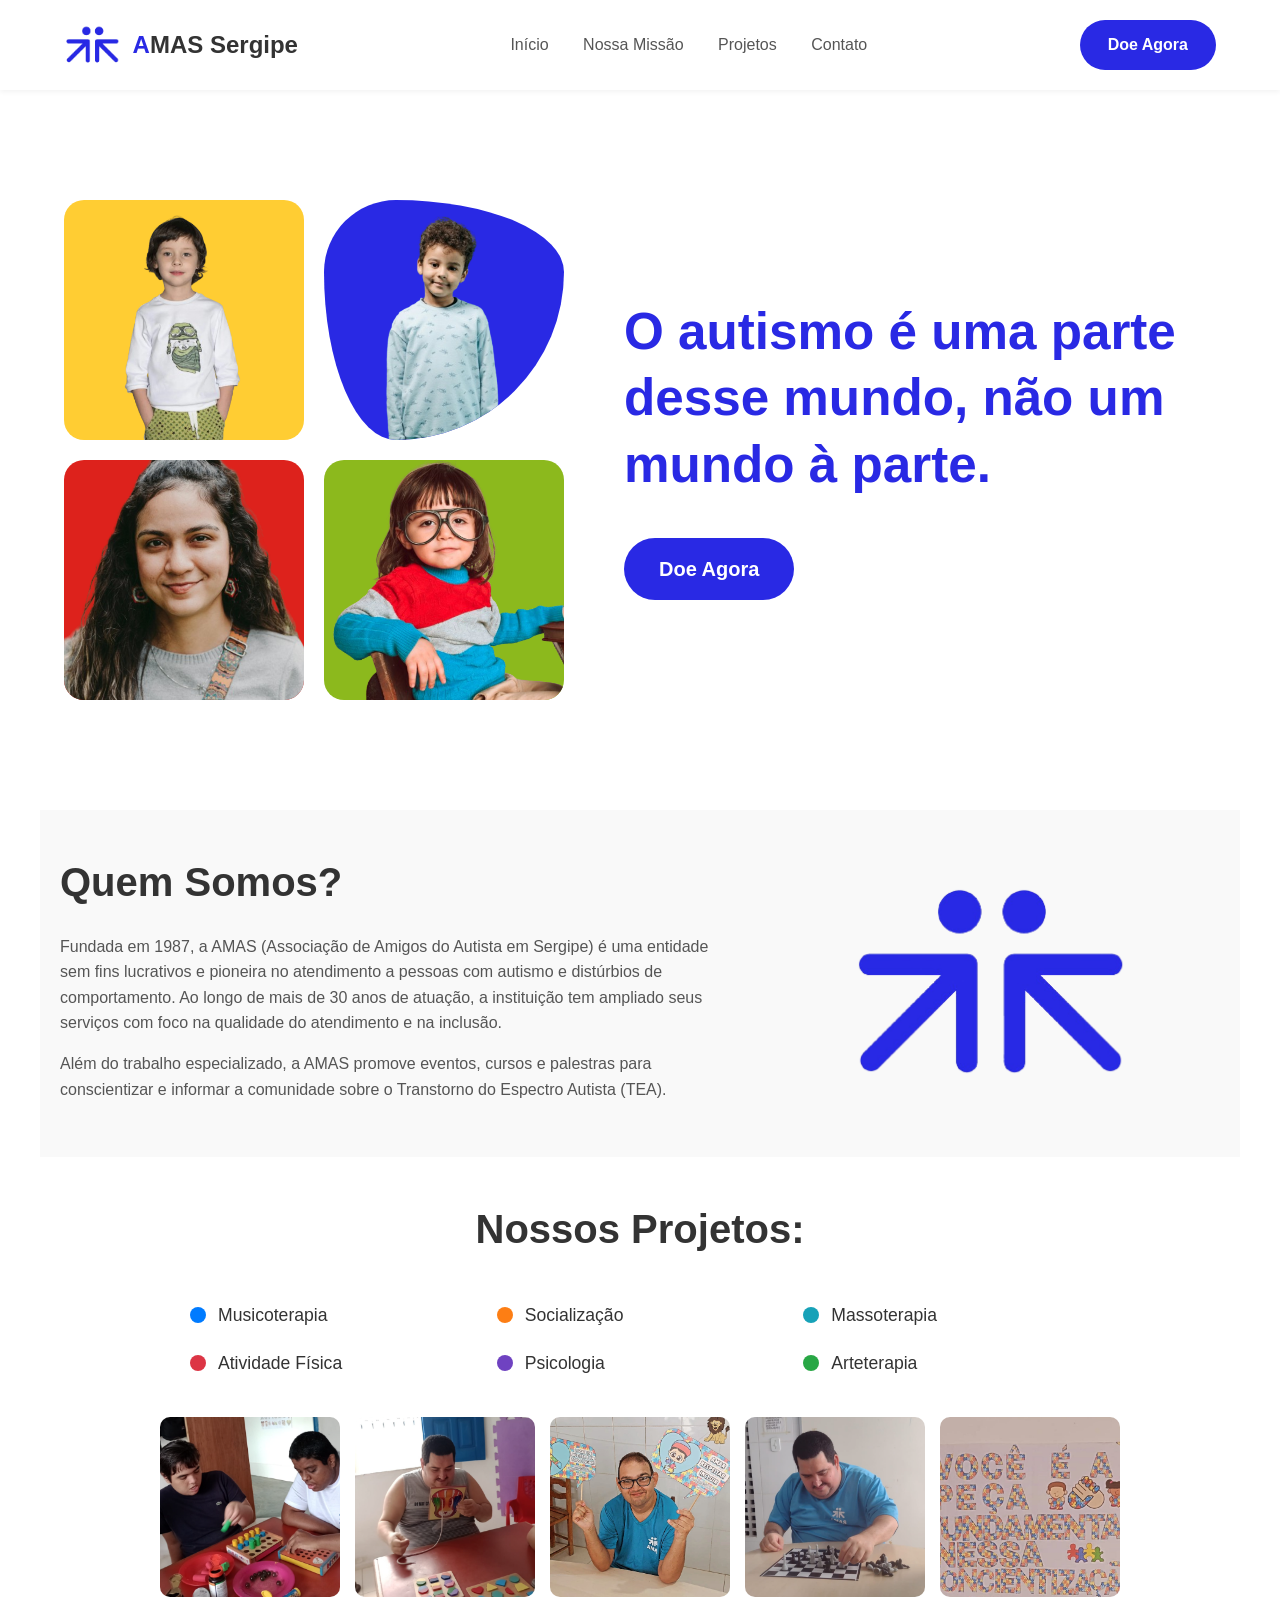
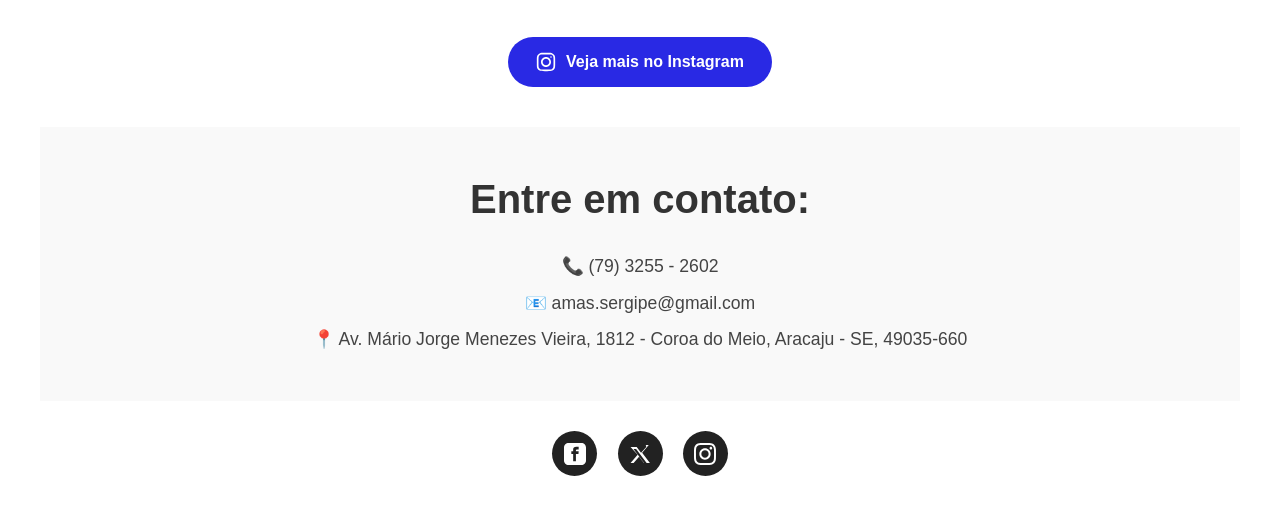
<file: index.html>
<!DOCTYPE html>
<html lang="pt-br">
<head>
    <meta charset="UTF-8">
    <meta name="viewport" content="width=device-width, initial-scale=1.0">
    <title>AMAS Sergipe</title>
    <link rel="stylesheet" href="style.css">
    <link rel="shortcut icon" href="assets/icone-amas.png">
</head>
<body>

    <header class="navbar">
        <a href="#" class="logo"> <img class="img-header" src="assets/icone-amas.png" alt="Logo AMAS">
            <span>A</span>MAS Sergipe
        </a>
        
        <ul class="nav-links">
            <li><a href="#">Início</a></li>
            <li><a href="#missao">Nossa Missão</a></li>
            <li><a href="#projetos">Projetos</a></li>
            <li><a href="#contato">Contato</a></li>
        </ul>
        <a href="doar.html" class="btn">Doe Agora</a>
    </header>

    <main>

        <section class="hero">
            <div class="hero-images">
                <div class="img-card img-card-1">
                    <img src="assets/fotos-cards/menino-2.png" alt="Criança 1">
                </div>
                <div class="img-card img-card-2">
                    <img src="assets/fotos-cards/menino-1.png" alt="Criança 2">
                </div>
                <div class="img-card img-card-3">
                    <img src="assets/fotos-cards/menina-2.png" alt="Criança 3">
                </div>
                <div class="img-card img-card-4">
                    <img src="assets/fotos-cards/menina-1.png" alt="Criança 4">
                </div>
            </div>
            <div class="hero-text">
                <h1>O autismo é uma parte desse mundo, não um mundo à parte.</h1>
                <a href="doar.html" class="btn">Doe Agora</a>
            </div>
        </section>

        <section id="missao" class="about container">
            <div class="about-text">
                <h2>Quem Somos?</h2>
                <p>
                    Fundada em 1987, a AMAS (Associação de Amigos do Autista em Sergipe) é uma entidade sem fins lucrativos e pioneira no atendimento a pessoas com autismo e distúrbios de comportamento. Ao longo de mais de 30 anos de atuação, a instituição tem ampliado seus serviços com foco na qualidade do atendimento e na inclusão.
                </p>
                <p>
                    Além do trabalho especializado, a AMAS promove eventos, cursos e palestras para conscientizar e informar a comunidade sobre o Transtorno do Espectro Autista (TEA).
                </p>
            </div>
            <div class="about-logo">
                <img src="assets/icone-amas.png" alt="Logo da AMAS">
            </div>
        </section>

        <section id="projetos" class="projects container">
            <h2>Nossos Projetos:</h2>
            <ul class="project-list">
                <li>Musicoterapia</li>
                <li>Socialização</li>
                <li>Massoterapia</li>
                <li>Atividade Física</li>
                <li>Psicologia</li>
                <li>Arteterapia</li>
            </ul>

            <div class="gallery">
                <img src="assets/fotos-meninos/img-1.png" alt="Galeria de imagem 1">
                <img src="assets/fotos-meninos/img-2.png" alt="Galeria de imagem 2">
                <img src="assets/fotos-meninos/img-4.png" alt="Galeria de imagem 4">
                <img src="assets/fotos-meninos/img-3.png" alt="Galeria de imagem 3">
                <img src="assets/fotos-meninos/img-5.jpg" alt="Galeria de imagem 5">
            </div>

            <a href="https://www.instagram.com/amas.sergipe/" class="btn btn-instagram" target="_blank" rel="noopener noreferrer">
                <img src="assets/instagram-svg.svg" alt="Ícone do Instagram">
                Veja mais no Instagram
            </a>
        </section>

        <section id="contato" class="contact container">
            <h2>Entre em contato:</h2>
            <p>📞 (79) 3255 - 2602</p>
            <p>📧 amas.sergipe@gmail.com</p>
            <p>📍 Av. Mário Jorge Menezes Vieira, 1812 - Coroa do Meio, Aracaju - SE, 49035-660</p>
        </section>

    </main>

    <footer>
        <div class="social-icons">
            <a target="_blank" href="https://www.facebook.com/profile.php?id=100064847977915#" title="Facebook">
                <svg xmlns="http://www.w3.org/2000/svg" width="24" height="24" viewBox="0 0 24 24" fill="currentColor">
                    <path d="M19 0h-14c-2.761 0-5 2.239-5 5v14c0 2.761 2.239 5 5 5h14c2.762 0 5-2.239 5-5v-14c0-2.761-2.238-5-5-5zm-3 7h-1.924c-.615 0-1.076.252-1.076.889v1.111h3l-.239 3h-2.761v8h-3v-8h-2v-3h2v-1.923c0-2.022 1.06-3.077 3.438-3.077h2.562v3z"/>
                </svg>
            </a>
            <a href="#" title="Twitter / X">
                <svg xmlns="http://www.w3.org/2000/svg" width="24" height="24" viewBox="0 0 24 24" fill="currentColor">
                    <path d="M18.244 2.25h3.308l-7.227 8.26 8.502 11.24h-6.617l-5.21-6.817-6.011 6.817h-3.308l7.73-8.835-7.73-8.665h6.717l4.723 6.317 5.74-6.317zm-1.74 19.5h2.73l-11.453-15.1h-2.91l11.633 15.1z"/>
                </svg>
            </a>
            <a target="_blank" href="https://www.instagram.com/amas.sergipe/" title="Instagram">
                <svg xmlns="http://www.w3.org/2000/svg" width="24" height="24" viewBox="0 0 24 24" fill="currentColor">
                    <path d="M12 2.163c3.204 0 3.584.012 4.85.07 3.252.148 4.771 1.691 4.919 4.919.058 1.265.07 1.646.07 4.85s-.012 3.584-.07 4.85c-.148 3.225-1.664 4.771-4.919 4.919-1.266.058-1.646.07-4.85.07s-3.584-.012-4.85-.07c-3.26-.149-4.771-1.699-4.919-4.92-.058-1.265-.07-1.646-.07-4.85s.012-3.584.07-4.85c.149-3.227 1.664-4.771 4.919-4.919 1.266-.057 1.646-.07 4.85-.07zm0-2.163c-3.259 0-3.667.014-4.947.072-4.358.2-6.78 2.618-6.98 6.98-.059 1.281-.073 1.689-.073 4.948s.014 3.668.072 4.948c.2 4.358 2.618 6.78 6.98 6.98 1.281.059 1.689.073 4.948.073s3.668-.014 4.948-.072c4.354-.2 6.782-2.618 6.979-6.98.059-1.28.073-1.689.073-4.948s-.014-3.667-.072-4.947c-.196-4.354-2.617-6.78-6.979-6.98-1.281-.059-1.689-.073-4.948-.073zm0 5.838c-3.403 0-6.162 2.759-6.162 6.162s2.759 6.163 6.162 6.163 6.162-2.759 6.162-6.163c0-3.403-2.759-6.162-6.162-6.162zm0 10.162c-2.209 0-4-1.79-4-4s1.791-4 4-4 4 1.79 4 4-1.791 4-4 4zm6.406-11.845c-.796 0-1.441.645-1.441 1.44s.645 1.44 1.441 1.44c.795 0 1.439-.645 1.439-1.44s-.644-1.44-1.439-1.44z"/>
                </svg>
            </a>
        </div>
    </footer>

</body>
</html>
</file>
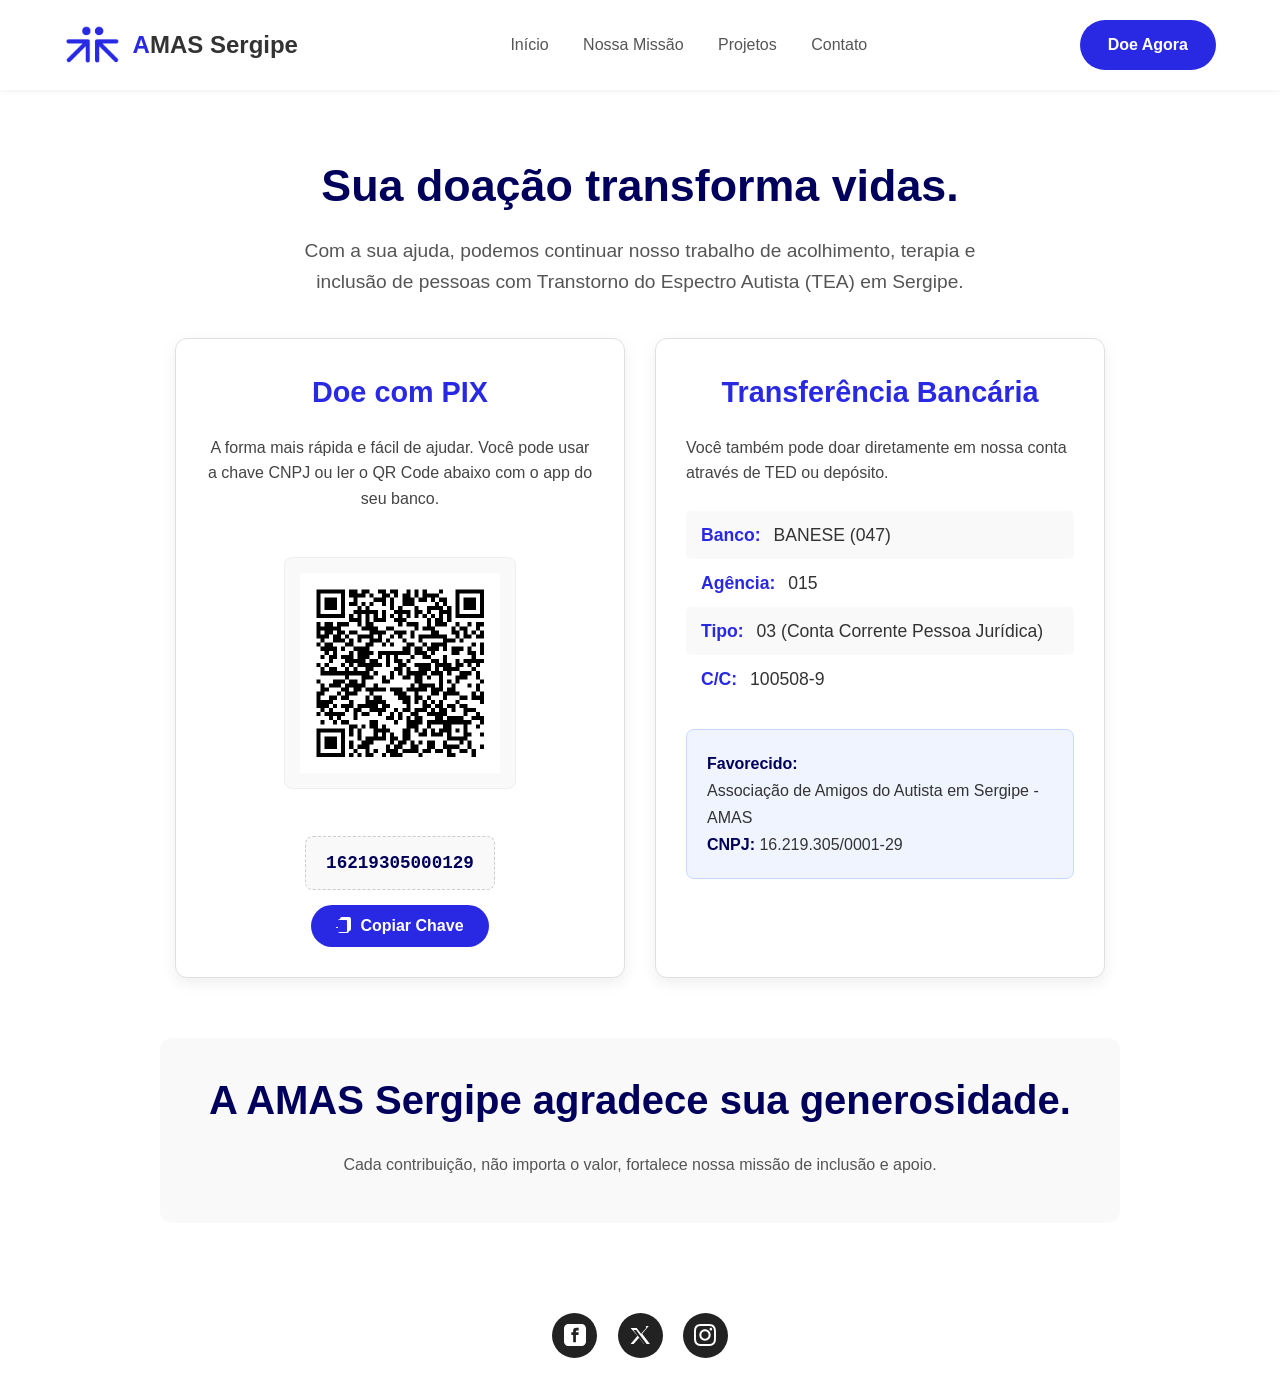
<file: doar.html>
<!DOCTYPE html>
<html lang="pt-br">
<head>
    <meta charset="UTF-8">
    <meta name="viewport" content="width=device-width, initial-scale=1.0">
    <title>Doe Agora - AMAS Sergipe</title>
    <link rel="stylesheet" href="style.css">
    <link rel="stylesheet" href="doar.css">
    <link rel="shortcut icon" href="assets/icone-amas.png">
</head>
<body>

    <header class="navbar">
        <a href="index.html" class="logo"> <img class="img-header" src="assets/icone-amas.png" alt="Logo AMAS">
            <span>A</span>MAS Sergipe
        </a>
        <ul class="nav-links">
            <li><a href="index.html">Início</a></li> <li><a href="index.html#about">Nossa Missão</a></li> <li><a href="index.html#projects">Projetos</a></li> <li><a href="index.html#contact">Contato</a></li> </ul>
        <a href="doar.html" class="btn">Doe Agora</a> </header>

    <main class="donate-container">
        <section class="donate-hero">
            <h1>Sua doação transforma vidas.</h1>
            <p>Com a sua ajuda, podemos continuar nosso trabalho de acolhimento, terapia e inclusão de pessoas com Transtorno do Espectro Autista (TEA) em Sergipe.</p>
        </section>

        <section class="donation-options">
            
            <div class="donation-card pix-card">
                <h2>Doe com PIX</h2>
                <p>A forma mais rápida e fácil de ajudar. Você pode usar a chave CNPJ ou ler o QR Code abaixo com o app do seu banco.</p>
                
                <div class="qr-code">
                    <img src="assets/qrcode-pix/qrcode-pix.png" alt="QR Code para doação PIX">
                </div>
                
                <div class="pix-key-container">
                    <span id="pix-key-value">16219305000129</span>
                    <button id="copy-btn" class="btn">
                        <svg xmlns="http://www.w3.org/2000/svg" width="16" height="16" fill="currentColor" viewBox="0 0 16 16">
                            <path d="M13 0H6a2 2 0 0 0-2 2 2 2 0 0 0-2 2v10a2 2 0 0 0 2 2h7a2 2 0 0 0 2-2 2 2 0 0 0 2-2V2a2 2 0 0 0-2-2zM2 4a1 1 0 0 1 1-1h7a1 1 0 0 1 1 1v10a1 1 0 0 1-1 1H3a1 1 0 0 1-1-1V4z"/>
                            <path d="M.5 10a.5.5 0 0 0 0 1h1a.5.5 0 0 0 0-1H.5z"/>
                        </svg>
                        Copiar Chave
                    </button>
                </div>
            </div>
            
            <div class="donation-card bank-card">
                <h2>Transferência Bancária</h2>
                <p>Você também pode doar diretamente em nossa conta através de TED ou depósito.</p>
                
                <ul class="bank-details">
                    <li><strong>Banco:</strong> BANESE (047)</li>
                    <li><strong>Agência:</strong> 015</li>
                    <li><strong>Tipo:</strong> 03 (Conta Corrente Pessoa Jurídica)</li>
                    <li><strong>C/C:</strong> 100508-9</li>
                </ul>

                <div class="beneficiary-info">
                    <strong>Favorecido:</strong><br>
                    Associação de Amigos do Autista em Sergipe - AMAS<br>
                    <strong>CNPJ:</strong> 16.219.305/0001-29
                </div>
            </div>

        </section>

        <section class="thank-you-note">
            <h2>A AMAS Sergipe agradece sua generosidade.</h2>
            <p>Cada contribuição, não importa o valor, fortalece nossa missão de inclusão e apoio.</p>
        </section>
    </main>

    <footer>
        <div class="social-icons">
            <a target="_blank" href="https://www.facebook.com/profile.php?id=100064847977915#" title="Facebook">
                <svg xmlns="http://www.w3.org/2000/svg" width="24" height="24" viewBox="0 0 24 24" fill="currentColor">
                    <path d="M19 0h-14c-2.761 0-5 2.239-5 5v14c0 2.761 2.239 5 5 5h14c2.762 0 5-2.239 5-5v-14c0-2.761-2.238-5-5-5zm-3 7h-1.924c-.615 0-1.076.252-1.076.889v1.111h3l-.239 3h-2.761v8h-3v-8h-2v-3h2v-1.923c0-2.022 1.06-3.077 3.438-3.077h2.562v3z"/>
                </svg>
            </a>
            <a href="#" title="Twitter / X">
                <svg xmlns="http://www.w3.org/2000/svg" width="24" height="24" viewBox="0 0 24 24" fill="currentColor">
                    <path d="M18.244 2.25h3.308l-7.227 8.26 8.502 11.24h-6.617l-5.21-6.817-6.011 6.817h-3.308l7.73-8.835-7.73-8.665h6.717l4.723 6.317 5.74-6.317zm-1.74 19.5h2.73l-11.453-15.1h-2.91l11.633 15.1z"/>
                </svg>
            </a>
            <a target="_blank" href="https://www.instagram.com/amas.sergipe/" title="Instagram">
                <svg xmlns="http://www.w3.org/2000/svg" width="24" height="24" viewBox="0 0 24 24" fill="currentColor">
                    <path d="M12 2.163c3.204 0 3.584.012 4.85.07 3.252.148 4.771 1.691 4.919 4.919.058 1.265.07 1.646.07 4.85s-.012 3.584-.07 4.85c-.148 3.225-1.664 4.771-4.919 4.919-1.266.058-1.646.07-4.85.07s-3.584-.012-4.85-.07c-3.26-.149-4.771-1.699-4.919-4.92-.058-1.265-.07-1.646-.07-4.85s.012-3.584.07-4.85c.149-3.227 1.664-4.771 4.919-4.919 1.266-.057 1.646-.07 4.85-.07zm0-2.163c-3.259 0-3.667.014-4.947.072-4.358.2-6.78 2.618-6.98 6.98-.059 1.281-.073 1.689-.073 4.948s.014 3.668.072 4.948c.2 4.358 2.618 6.78 6.98 6.98 1.281.059 1.689.073 4.948.073s3.668-.014 4.948-.072c4.354-.2 6.782-2.618 6.979-6.98.059-1.28.073-1.689.073-4.948s-.014-3.667-.072-4.947c-.196-4.354-2.617-6.78-6.979-6.98-1.281-.059-1.689-.073-4.948-.073zm0 5.838c-3.403 0-6.162 2.759-6.162 6.162s2.759 6.163 6.162 6.163 6.162-2.759 6.162-6.163c0-3.403-2.759-6.162-6.162-6.162zm0 10.162c-2.209 0-4-1.79-4-4s1.791-4 4-4 4 1.79 4 4-1.791 4-4 4zm6.406-11.845c-.796 0-1.441.645-1.441 1.44s.645 1.44 1.441 1.44c.795 0 1.439-.645 1.439-1.44s-.644-1.44-1.439-1.44z"/>
                </svg>
            </a>
        </div>
    </footer>

    <script>
        const copyButton = document.getElementById('copy-btn');
        const pixKey = document.getElementById('pix-key-value').innerText;

        copyButton.addEventListener('click', () => {
            navigator.clipboard.writeText(pixKey).then(() => {
                
                copyButton.innerHTML = 'Copiado!';
                copyButton.style.backgroundColor = '#28a745'; 

                setTimeout(() => {
                    copyButton.innerHTML = `
                        <svg xmlns="http://www.w3.org/2000/svg" width="16" height="16" fill="currentColor" viewBox="0 0 16 16">
                            <path d="M13 0H6a2 2 0 0 0-2 2 2 2 0 0 0-2 2v10a2 2 0 0 0 2 2h7a2 2 0 0 0 2-2 2 2 0 0 0 2-2V2a2 2 0 0 0-2-2zM2 4a1 1 0 0 1 1-1h7a1 1 0 0 1 1 1v10a1 1 0 0 1-1 1H3a1 1 0 0 1-1-1V4z"/>
                            <path d="M.5 10a.5.5 0 0 0 0 1h1a.5.5 0 0 0 0-1H.5z"/>
                        </svg>
                        Copiar Chave
                    `;
                    copyButton.style.backgroundColor = '';
                }, 2000);

            }).catch(err => {
                console.error('Erro ao copiar a chave: ', err);
                alert('Não foi possível copiar a chave. Por favor, copie manualmente.');
            });
        });
    </script>

</body>
</html>
</file>
<file: style.css>
:root {
    --primary-blue: #2929E4;
    --dark-blue-text: #00005C;
    --text-color: #333;
    --light-gray-bg: #f9f9f9;
    --font-main: -apple-system, BlinkMacSystemFont, "Segoe UI", Roboto, Helvetica, Arial, sans-serif;
}

* {
    margin: 0;
    padding: 0;
    box-sizing: border-box;
}

body {
    font-family: var(--font-main);
    color: var(--text-color);
    line-height: 1.6;
}

.container {
    max-width: 1200px;
    margin: 0 auto;
    padding: 40px 20px;
}

h1, h2, h3 {
    margin-bottom: 20px;
}

h2 {
    font-size: 2.5rem;
    color: var(--text-color);
}

p {
    margin-bottom: 15px;
    color: #555;
}

.btn {
    display: inline-block;
    background-color: var(--primary-blue);
    color: #fff;
    padding: 12px 28px;
    border-radius: 50px;
    text-decoration: none;
    font-weight: bold;
    font-size: 1rem;
    border: none;
    cursor: pointer;
    transition: background-color 0.3s ease;
}

.btn:hover {
    background-color: #2020b3;
}

.navbar {
    display: flex;
    justify-content: space-between;
    align-items: center;
    padding: 20px 5%;
    background: #fff;
    box-shadow: 0 2px 5px rgba(0,0,0,0.05);
    position: sticky;
    top: 0;
    z-index: 1000;
}

.logo {
    font-size: 1.5rem;
    font-weight: bold;
    color: var(--text-color);
    text-decoration: none;
    display: flex;
    align-items: center;
}

.logo span {
    color: var(--primary-blue);
    font-weight: 900;
}

.nav-links {
    list-style: none;
}

.nav-links li {
    display: inline-block;
    margin: 0 15px;
}

.nav-links a {
    text-decoration: none;
    color: #555;
    font-weight: 500;
    transition: color 0.3s ease;
}

.nav-links a:hover {
    color: var(--primary-blue);
}

.hero {
    display: flex;
    align-items: center;
    justify-content: center;
    padding: 60px 5%;
    min-height: 80vh;
}

.hero-images {
    flex: 1;
    display: grid;
    grid-template-columns: 1fr 1fr;
    gap: 20px;
    max-width: 500px;
}

.img-card {
    width: 100%;
    padding-top: 100%;
    position: relative;
    overflow: hidden;
}

.img-card img {
    position: absolute;
    top: 0;
    left: 0;
    width: 100%;
    height: 100%;
    object-fit: cover;
}

.img-card-1 { border-radius: 20px; }
.img-card-2 {
    border-radius: 30% 70% 70% 30% / 30% 30% 70% 70%;
    background-color: var(--primary-blue);
}
.img-card-3 { border-radius: 20px; }
.img-card-4 { border-radius: 20px; }

.img-card-1 { background-color: #FFCD33; }
.img-card-3 { background-color: #DD221C; }
.img-card-4 { background-color: #8CB91D; }

.hero-text {
    flex: 1;
    padding-left: 60px;
}

.hero-text h1 {
    font-size: 3.2rem;
    color: var(--primary-blue);
    line-height: 1.3;
    font-weight: 700;
}

.hero-text .btn {
    font-size: 1.25rem;
    padding: 15px 35px;
    margin-top: 20px;
}

.about {
    display: flex;
    align-items: center;
    background: var(--light-gray-bg);
}

.about-text {
    flex: 1.5;
    padding-right: 40px;
}

.about-logo {
    flex: 1;
    display: flex;
    justify-content: center;
    align-items: center;
}

.about-logo img {
    max-width: 300px;
    width: 100%;
    height: auto;
}

.projects {
    text-align: center;
}

.projects h2 {
    margin-bottom: 40px;
}

.project-list {
    list-style: none;
    display: grid;
    grid-template-columns: repeat(3, 1fr);
    gap: 20px;
    max-width: 900px;
    margin: 0 auto 40px auto;
    text-align: left;
}

.project-list li {
    display: flex;
    align-items: center;
    font-size: 1.1rem;
    font-weight: 500;
}

.project-list li::before {
    content: '';
    display: inline-block;
    width: 16px;
    height: 16px;
    border-radius: 50%;
    margin-right: 12px;
}

.project-list li:nth-child(1)::before { background-color: #007bff; }
.project-list li:nth-child(2)::before { background-color: #fd7e14; }
.project-list li:nth-child(3)::before { background-color: #17a2b8; }
.project-list li:nth-child(4)::before { background-color: #dc3545; }
.project-list li:nth-child(5)::before { background-color: #6f42c1; }
.project-list li:nth-child(6)::before { background-color: #28a745; }

.img-header {
    height: 40px;
    width: auto;
    margin-right: 10px;
}

.gallery {
    display: flex;
    justify-content: center;
    gap: 15px;
    margin-bottom: 40px;
    flex-wrap: wrap;
}

.gallery img {
    width: 180px;
    height: 180px;
    object-fit: cover;
    border-radius: 10px;
    transition: transform 0.3s ease;
}

.gallery img:hover {
    transform: scale(1.05);
}

.btn-instagram {
    background-color: var(--primary-blue);
    display: inline-flex;
    align-items: center;
    gap: 10px;
}
.btn-instagram:hover {
    background-color: var(--dark-blue-text);
}

.btn-instagram img {
    width: 20px;
    height: 20px;
    filter: brightness(0) invert(1); 
}

.contact {
    background: var(--light-gray-bg);
    text-align: center;
}

.contact p {
    font-size: 1.1rem;
    color: #444;
    line-height: 1.8;
    margin-bottom: 5px;
}

footer {
    padding: 30px 20px;
    text-align: center;
    background-color: #fff;
}

.social-icons a {
    display: inline-flex;
    justify-content: center;
    align-items: center;
    width: 45px;
    height: 45px;
    background-color: #222;
    color: #fff;
    border-radius: 50%;
    text-decoration: none;
    margin: 0 8px;
    transition: background-color 0.3s ease;
}

.social-icons a:hover {
    background-color: var(--primary-blue);
}

.social-icons a svg {
    width: 22px;
    height: 22px;
    fill: currentColor;
}


@media (max-width: 900px) {
    .navbar {
        flex-direction: column;
        padding: 15px;
    }
    
    .nav-links {
        padding-top: 15px;
    }

    .nav-links li {
        margin: 0 8px;
    }

    .hero {
        flex-direction: column-reverse;
        text-align: center;
    }

    .hero-text {
        padding-left: 0;
        margin-bottom: 40px;
    }

    .hero-text h1 {
        font-size: 2.5rem;
    }

    .about {
        flex-direction: column;
    }
    
    .about-text {
        padding-right: 0;
    }

    .about-logo {
        margin-top: 30px;
        padding: 0 20px;
    }

    .project-list {
        grid-template-columns: 1fr 1fr;
    }
}

@media (max-width: 500px) {
    .hero-images {
        grid-template-columns: 1fr;
        gap: 15px;
        max-width: 250px;
    }

    .img-card {
        padding-top: 100%;
    }

    .project-list {
        grid-template-columns: 1fr;
    }
    
    .gallery img {
        width: 140px;
        height: 140px;
    }
}
</file>
<file: doar.css>
@import url('style.css');

.donate-container {
    max-width: 1000px;
    margin: 40px auto;
    padding: 20px;
}

.donate-hero {
    text-align: center;
    margin-bottom: 40px;
}

.donate-hero h1 {
    font-size: 2.8rem;
    color: var(--dark-blue-text);
    margin-bottom: 15px;
}

.donate-hero p {
    font-size: 1.2rem;
    color: #555;
    max-width: 700px;
    margin: 0 auto;
}

.donation-options {
    display: flex;
    justify-content: center;
    gap: 30px;
    flex-wrap: wrap;
}

.donation-card {
    background: #ffffff;
    border: 1px solid #e0e0e0;
    border-radius: 12px;
    padding: 30px;
    flex: 1;
    min-width: 320px;
    max-width: 450px;
    box-shadow: 0 5px 15px rgba(0, 0, 0, 0.07);
    transition: transform 0.3s ease, box-shadow 0.3s ease;
}

.donation-card:hover {
    transform: translateY(-5px);
    box-shadow: 0 8px 25px rgba(0, 0, 0, 0.1);
}

.donation-card h2 {
    font-size: 1.8rem;
    color: var(--primary-blue);
    margin-bottom: 20px;
    text-align: center;
}

.donation-card p {
    color: #444;
    line-height: 1.6;
    margin-bottom: 25px;
}

.pix-card {
    text-align: center;
}

.qr-code {
    margin: 20px auto;
    background: #f9f9f9;
    padding: 15px;
    border-radius: 8px;
    display: inline-block;
    border: 1px solid #eee;
}

.qr-code img {
    display: block;
    width: 200px;
    height: 200px;
}

.pix-key-container {
    display: flex;
    flex-direction: column;
    align-items: center;
    gap: 15px;
    margin-top: 20px;
}

#pix-key-value {
    font-family: 'Courier New', Courier, monospace;
    font-size: 1.1rem;
    font-weight: bold;
    color: var(--dark-blue-text);
    background: var(--light-gray-bg);
    padding: 12px 20px;
    border-radius: 8px;
    word-wrap: break-word;
    border: 1px dashed #ccc;
    user-select: all;
}

#copy-btn {
    display: inline-flex;
    align-items: center;
    gap: 8px;
    font-size: 1rem;
    padding: 12px 25px;
}

#copy-btn svg {
    margin-bottom: 2px;
}


.bank-details {
    list-style: none;
    padding: 0;
    margin-bottom: 25px;
}

.bank-details li {
    font-size: 1.1rem;
    color: #333;
    padding: 10px 15px;
    border-radius: 5px;
}

.bank-details li:nth-child(odd) {
    background-color: var(--light-gray-bg);
}

.bank-details li strong {
    color: var(--primary-blue);
    margin-right: 8px;
    font-weight: 600;
}

.beneficiary-info {
    background-color: #f0f4ff;
    border: 1px solid #c9d8ff;
    padding: 20px;
    border-radius: 8px;
    font-size: 1rem;
    color: #333;
    line-height: 1.7;
}

.beneficiary-info strong {
    color: var(--dark-blue-text);
    font-weight: 600;
}

.thank-you-note {
    text-align: center;
    margin-top: 60px;
    padding: 30px 20px;
    background: var(--light-gray-bg);
    border-radius: 12px;
}

.thank-you-note h2 {
    color: var(--dark-blue-text);
}


@media (max-width: 768px) {
    .donation-options {
        flex-direction: column;
        align-items: center;
    }

    .donation-card {
        max-width: 100%;
    }

    .donate-hero h1 {
        font-size: 2.2rem;
    }
}
</file>
